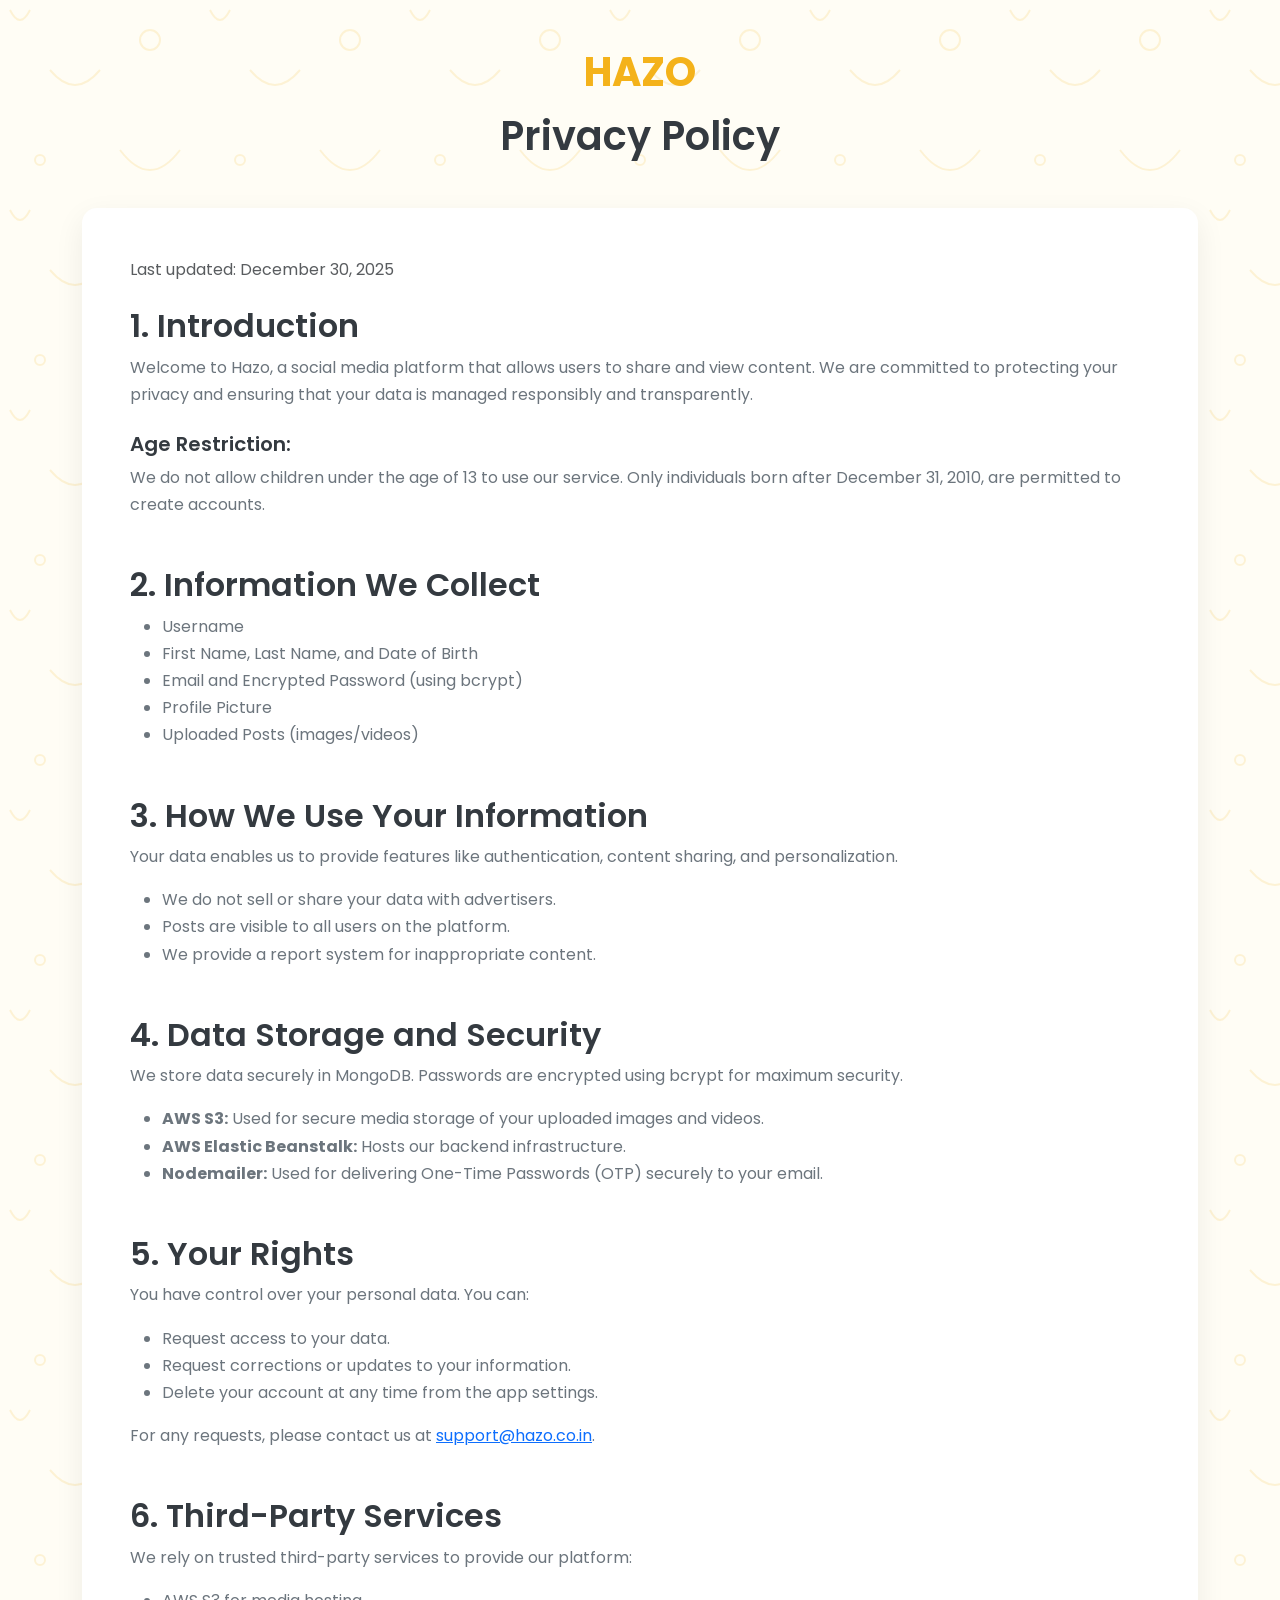
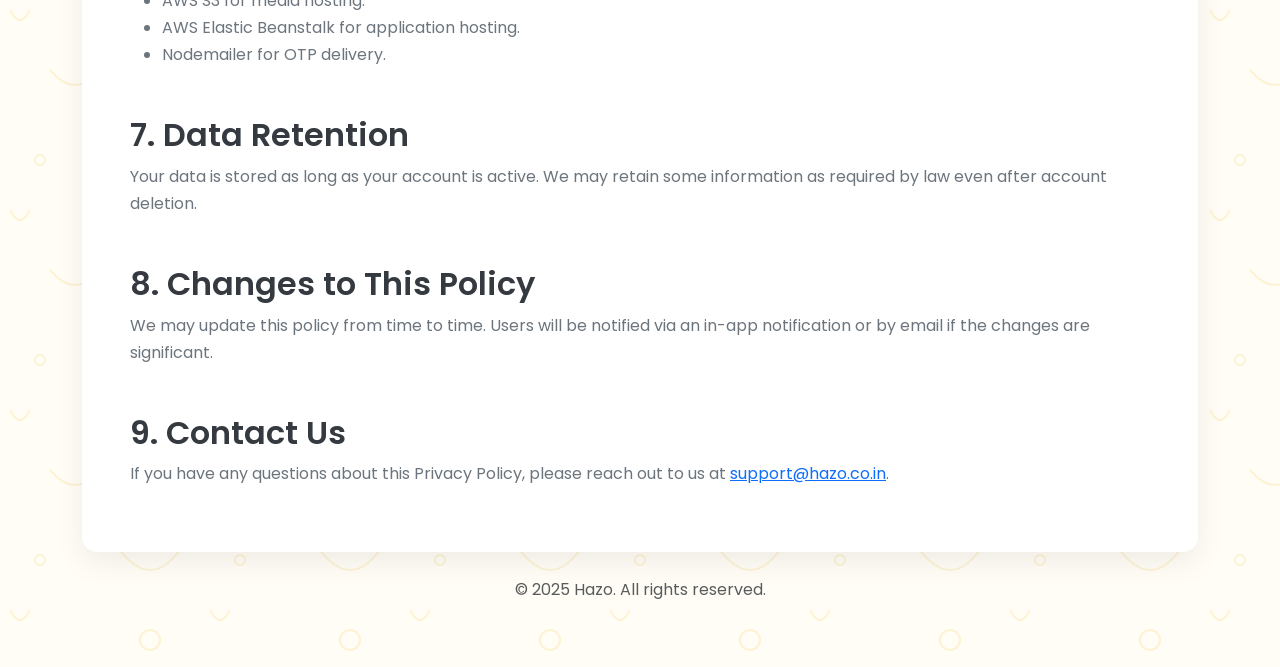
<file: privacy-policy.html>
<!DOCTYPE html>
<html lang="en">
<head>
    <meta charset="UTF-8">
    <meta name="viewport" content="width=device-width, initial-scale=1.0">
    <title>Privacy Policy - HAZO</title>
    <!-- Link to same styles as index.html -->
    <link rel="preconnect" href="https://fonts.googleapis.com">
    <link rel="preconnect" href="https://fonts.gstatic.com" crossorigin>
    <link href="https://fonts.googleapis.com/css2?family=Poppins:wght@400;600;700&display=swap" rel="stylesheet">
    <link href="https://cdn.jsdelivr.net/npm/bootstrap@5.3.2/dist/css/bootstrap.min.css" rel="stylesheet">
    <link rel="stylesheet" href="style.css">
</head>
<body>
    <div class="container py-5">
        <div class="text-center mb-5">
            <a href="index.html" class="text-decoration-none h1 fw-bold" style="color: #F4B21A;">HAZO</a>
            <h1 class="mt-3">Privacy Policy</h1>
        </div>
        <div class="policy-container p-5">
            <p class="text-muted">Last updated: December 30, 2025</p>
            
            <h2 class="mt-4">1. Introduction</h2>
            <p>Welcome to Hazo, a social media platform that allows users to share and view content. We are committed to protecting your privacy and ensuring that your data is managed responsibly and transparently.</p>
            <h5 class="mt-4">Age Restriction:</h5>
            <p>We do not allow children under the age of 13 to use our service. Only individuals born after December 31, 2010, are permitted to create accounts.</p>

            <h2 class="mt-5">2. Information We Collect</h2>
            <ul>
                <li>Username</li>
                <li>First Name, Last Name, and Date of Birth</li>
                <li>Email and Encrypted Password (using bcrypt)</li>
                <li>Profile Picture</li>
                <li>Uploaded Posts (images/videos)</li>
            </ul>

            <h2 class="mt-5">3. How We Use Your Information</h2>
            <p>Your data enables us to provide features like authentication, content sharing, and personalization.</p>
            <ul>
                <li>We do not sell or share your data with advertisers.</li>
                <li>Posts are visible to all users on the platform.</li>
                <li>We provide a report system for inappropriate content.</li>
            </ul>

            <h2 class="mt-5">4. Data Storage and Security</h2>
            <p>We store data securely in MongoDB. Passwords are encrypted using bcrypt for maximum security.</p>
            <ul>
                <li><strong>AWS S3:</strong> Used for secure media storage of your uploaded images and videos.</li>
                <li><strong>AWS Elastic Beanstalk:</strong> Hosts our backend infrastructure.</li>
                <li><strong>Nodemailer:</strong> Used for delivering One-Time Passwords (OTP) securely to your email.</li>
            </ul>

            <h2 class="mt-5">5. Your Rights</h2>
            <p>You have control over your personal data. You can:</p>
            <ul>
                <li>Request access to your data.</li>
                <li>Request corrections or updates to your information.</li>
                <li>Delete your account at any time from the app settings.</li>
            </ul>
            <p>For any requests, please contact us at <a href="mailto:support@hazo.co.in">support@hazo.co.in</a>.</p>

            <h2 class="mt-5">6. Third-Party Services</h2>
            <p>We rely on trusted third-party services to provide our platform:</p>
            <ul>
                <li>AWS S3 for media hosting.</li>
                <li>AWS Elastic Beanstalk for application hosting.</li>
                <li>Nodemailer for OTP delivery.</li>
            </ul>

            <h2 class="mt-5">7. Data Retention</h2>
            <p>Your data is stored as long as your account is active. We may retain some information as required by law even after account deletion.</p>

            <h2 class="mt-5">8. Changes to This Policy</h2>
            <p>We may update this policy from time to time. Users will be notified via an in-app notification or by email if the changes are significant.</p>

            <h2 class="mt-5">9. Contact Us</h2>
            <p>If you have any questions about this Privacy Policy, please reach out to us at <a href="mailto:support@hazo.co.in">support@hazo.co.in</a>.</p>
        </div>
        <div class="text-center mt-4 text-muted">
            <p>&copy; 2025 Hazo. All rights reserved.</p>
        </div>
    </div>
</body>
</html>
</file>
<file: style.css>
/* Bootstrap override for text-primary to use custom primary color */
.text-primary {
    color: var(--primary-color) !important;
}

/* ----------------------------- */
/* 1. Global Styles & Variables  */
/* ----------------------------- */
:root {
    --primary-color: #F4B21A; /* Vibrant Gold */
    --primary-hover: #d99a0d;
    --secondary-color: #f8f9fa; /* Light background */
    --text-dark: #343a40;
    --text-light: #6c757d;
    --border-radius: 15px;
    --shadow: 0 10px 30px rgba(0, 0, 0, 0.07);
    --transition: all 0.3s ease-in-out;
}

body {
    font-family: 'Poppins', sans-serif;
    color: var(--text-light);
    line-height: 1.7;
    background-color: #fffdf5;
    background-image: url("data:image/svg+xml,%3Csvg width='200' height='200' xmlns='http://www.w3.org/2000/svg'%3E%3Cg fill='none' stroke='rgba(244, 178, 26, 0.15)' stroke-width='2'%3E%3Cpath d='M 50 70 Q 75 100 100 70' /%3E%3Cpath d='M 120 150 Q 150 190 180 150' /%3E%3Ccircle cx='150' cy='40' r='10' /%3E%3Ccircle cx='40' cy='160' r='5' /%3E%3Cpath d='M 10 10 Q 20 30 30 10' /%3E%3C/g%3E%3C/svg%3E");
}

h1, h2, h3, h4, h5, h6 {
    font-weight: 600;
    color: var(--text-dark);
}

section {
    padding: 80px 0;
}

.btn-primary {
    background-color: var(--primary-color);
    border-color: var(--primary-color);
    font-weight: 600;
    padding: 12px 30px;
    border-radius: 50px;
    transition: var(--transition);
    color: white;
}

.btn-primary:hover {
    background-color: var(--primary-hover);
    border-color: var(--primary-hover);
    transform: translateY(-2px);
    color: white;
}

/* ----------------------------- */
/* 2. Navigation Bar             */
/* ----------------------------- */
/* =========================
   NAVBAR – DESKTOP
========================= */

.navbar {
    padding: 14px 0;
    background-color: transparent;
    transition: var(--transition);
}

.navbar.scrolled {
    background:
        radial-gradient(circle at 20% 50%, rgba(255,255,255,0.8) 0%, transparent 40%),
        radial-gradient(circle at 80% 40%, rgba(255,255,255,0.7) 0%, transparent 45%),
        linear-gradient(90deg, #fdfbfb, #ebedee);
    box-shadow: var(--shadow);
}

.navbar .navbar-brand {
    font-size: 1.5rem;
    color: var(--primary-color);
}

.navbar .navbar-brand img {
    height: 60px;
    width: auto;
}

.navbar .nav-link {
    font-weight: 500;
    color: var(--text-dark);
    margin: 0 10px;
}


/* =========================
   NAVBAR – MOBILE
========================= */

@media (max-width: 768px) {

    .navbar {
        padding: 6px 0;
    }

    .navbar.scrolled {
        padding: 4px 0;
    }

    .navbar .navbar-brand img {
        height: 60px;
    }

    .navbar .nav-link {
        padding: 6px 10px;
        margin: 0;
        font-size: 0.95rem;
    }

    .navbar-collapse {
        padding: 5px 0;
    }
}



/* ----------------------------- */
/* 3. Hero Section               */
/* ----------------------------- */
.hero-section {
    background: linear-gradient(135deg, rgba(255, 255, 255, 0.9), rgba(254, 245, 221, 0.9)), url('https://via.placeholder.com/1920x1080/&text=+');
    background-size: cover;
    background-position: center;
    padding: 200px 0 100px 0;
}


.hero-section h1 {
    color: var(--text-dark);
}

.hero-section .lead {
    max-width: 600px;
    margin: 20px auto 30px;
}
/* =========================
   HERO SECTION – IMAGE BG
========================= */

.hero-section {
    min-height: 70vh;
    display: flex;
    align-items: center;
    justify-content: center;
    text-align: center;

    background:
        linear-gradient(
            rgba(255, 255, 255, 0.85),
            rgba(255, 255, 255, 0.85)
        ),
        url("home.png");

    background-size: cover;
    background-position: center;
    background-repeat: no-repeat;
}

/* Content glass effect */
.hero-content {
    background: rgba(255, 255, 255, 0.75);
    backdrop-filter: blur(10px);
    -webkit-backdrop-filter: blur(10px);
    padding: 40px;
    border-radius: 20px;
    max-width: 800px;
}
/* =========================
   Mobile Hero
========================= */
@media (max-width: 768px) {
    .hero-section {
        min-height: 60vh;
        background:
            linear-gradient(
                rgba(255, 255, 255, 0.75),
                rgba(255, 255, 255, 0.75)
            ),
            url("home.png"); /* mobile-optimized image */
        background-size: cover;
        background-position: top center; /* keeps humans visible */s
        background-repeat: no-repeat;
    }

    .hero-content {
        padding: 25px;
        border-radius: 16px;
        max-width: 95%;
    }

    .hero-section h1 {
        font-size: 1.8rem;
    }

    .hero-section p {
        font-size: 1rem;
    }

    .hero-section .btn {
        font-size: 0.9rem;
        padding: 10px 18px;
    }
}


/* ----------------------------- */
/* 4. Features & About Sections  */
/* ----------------------------- */
.feature-card {
    border: none;
    border-radius: var(--border-radius);
    box-shadow: var(--shadow);
    transition: var(--transition);
}

.feature-card:hover {
    transform: translateY(-10px);
}

/* ----------------------------- */
/* 5. How It Works Section       */
/* ----------------------------- */
#how-it-works {
    background-color: #fff;
    background-image: url("data:image/svg+xml,%3Csvg width='200' height='200' xmlns='http://www.w3.org/2000/svg'%3E%3Ctext x='20' y='40' font-size='30' opacity='0.2'%3E😂%3C/text%3E%3Ctext x='100' y='120' font-size='50' opacity='0.2' transform='rotate(15 100 120)'%3E😂%3C/text%3E%3Ctext x='150' y='80' font-size='20' opacity='0.2' transform='rotate(-10 150 80)'%3E😊%3C/text%3E%3C/svg%3E");
}

.step {
    position: relative;
}

.step-number {
    width: 60px;
    height: 60px;
    background-color: var(--primary-color);
    color: white;
    border-radius: 50%;
    display: flex;
    align-items: center;
    justify-content: center;
    font-size: 1.5rem;
    font-weight: 700;
    margin: 0 auto 20px;
    box-shadow: 0 5px 15px rgba(244, 178, 26, 0.3);
}

/* ----------------------------- */
/* 6. Competitions Section       */
/* ----------------------------- */
.competition-card {
    border-radius: var(--border-radius);
    overflow: hidden;
    box-shadow: var(--shadow);
    transition: var(--transition);
}

.competition-card:hover {
    transform: translateY(-5px);
}

.competition-card .card-img-top {
    border-bottom: 1px solid #eee;
}

/* ----------------------------- */
/* 7. Testimonials Section       */
/* ----------------------------- */
.testimonial-card {
    background-color: var(--secondary-color);
    border-radius: var(--border-radius);
    padding: 30px;
    text-align: center;
    height: 100%;
}

.testimonial-card p {
    font-style: italic;
}

.testimonial-card span {
    color: var(--text-light);
    font-size: 0.9rem;
}

/* ----------------------------- */
/* 8. Final CTA Section          */
/* ----------------------------- */
.final-cta-section {
    background: linear-gradient(45deg, var(--primary-color), var(--primary-hover));
}

.final-cta-section .btn-light {
    font-weight: 600;
    padding: 12px 30px;
    border-radius: 50px;
    color: var(--primary-color);
}

.app-badge {
    height: 60px; /* Adjust height as needed */
    display: flex;
    align-items: center;
    justify-content: center;
}

.app-badge img {
    height: 50px; /* Adjust image height as needed */
    width: auto;
    margin-right: 10px;
}

/* ----------------------------- */
/* 9. Contact & Footer           */
/* ----------------------------- */
#contact .form-control {
    border-radius: 50px;
    padding: 12px 20px;
    border: 1px solid #ddd;
}

#contact .form-control:focus {
    box-shadow: 0 0 0 0.25rem rgba(244, 178, 26, 0.25);
    border-color: var(--primary-color);
}

footer {
    background-color: var(--secondary-color);
}

footer .social-icons a {
    font-size: 1.5rem;
    transition: var(--transition);
}

footer .social-icons a:hover {
    color: var(--primary-color);
}

footer .list-inline-item a {
    text-decoration: none;
    color: var(--text-light);
}

footer .list-inline-item a:hover {
    color: var(--primary-color);
}

.policy-container {
    background-color: white;
    border-radius: 15px;
    box-shadow: 0 10px 30px rgba(0, 0, 0, 0.07);
}

/* ----------------------------- */
/* 10. Responsive Design         */
/* ----------------------------- */
@media (max-width: 991.98px) {
    .hero-section {
        padding-top: 120px;
    }
    .navbar {
        background-color: white;
        box-shadow: var(--shadow);
    }
}

@media (max-width: 768px) {
    #about .text-center {
        margin-top: 30px;
    }
    .step {
        margin-bottom: 30px;
    }
}
</file>
